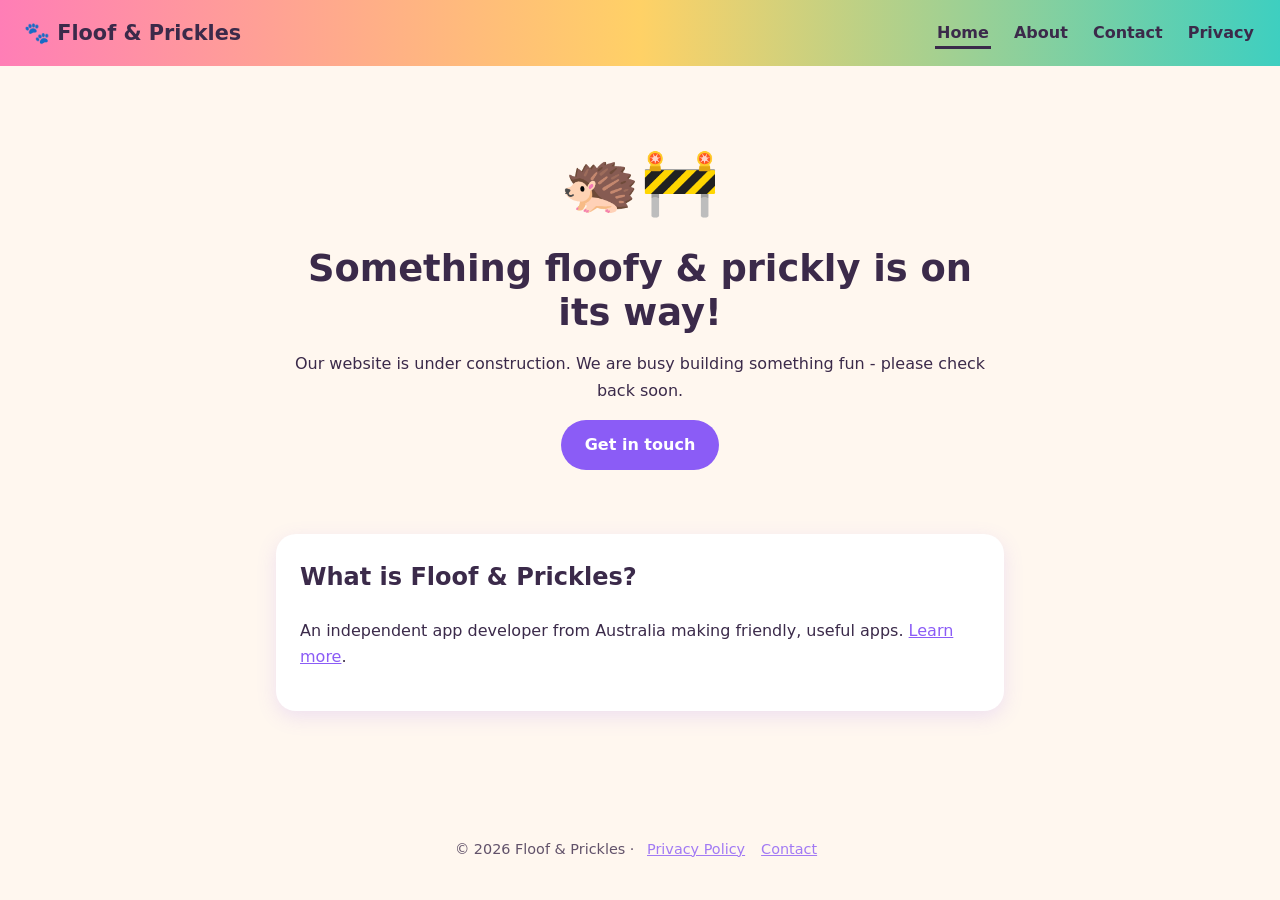
<file: index.html>
<!doctype html>
<html lang="en">
<head>
<meta charset="utf-8">
<meta name="viewport" content="width=device-width,initial-scale=1">
<title>Floof & Prickles - Coming Soon</title>
<meta name="description" content="Floof &amp; Prickles - something fun is on its way.">
<link rel="stylesheet" href="style.css">
</head>
<body>
<header>
<a class="logo" href="/">🐾 Floof &amp; Prickles</a>
<nav>
<a href="/" aria-current="page">Home</a>
<a href="about.html">About</a>
<a href="contact.html">Contact</a>
<a href="privacy.html">Privacy</a>
</nav>
</header>
<main>
<section class="hero">
<div class="emoji" aria-hidden="true">🦔🚧</div>
<h1>Something floofy &amp; prickly is on its way!</h1>
<p>Our website is under construction. We are busy building something fun - please check back soon.</p>
<p><a class="btn" href="contact.html">Get in touch</a></p>
</section>
<div class="card"><h2 style="margin-top:0">What is Floof &amp; Prickles?</h2><p>An independent app developer from Australia making friendly, useful apps. <a href="about.html">Learn more</a>.</p></div>
</main>
<footer>
<p>&copy; <span id="y">2026</span> Floof &amp; Prickles &middot; <a href="privacy.html">Privacy Policy</a><a href="contact.html">Contact</a></p>
</footer>
<script>document.getElementById("y").textContent=new Date().getFullYear()</script>
</body>
</html>
</file>
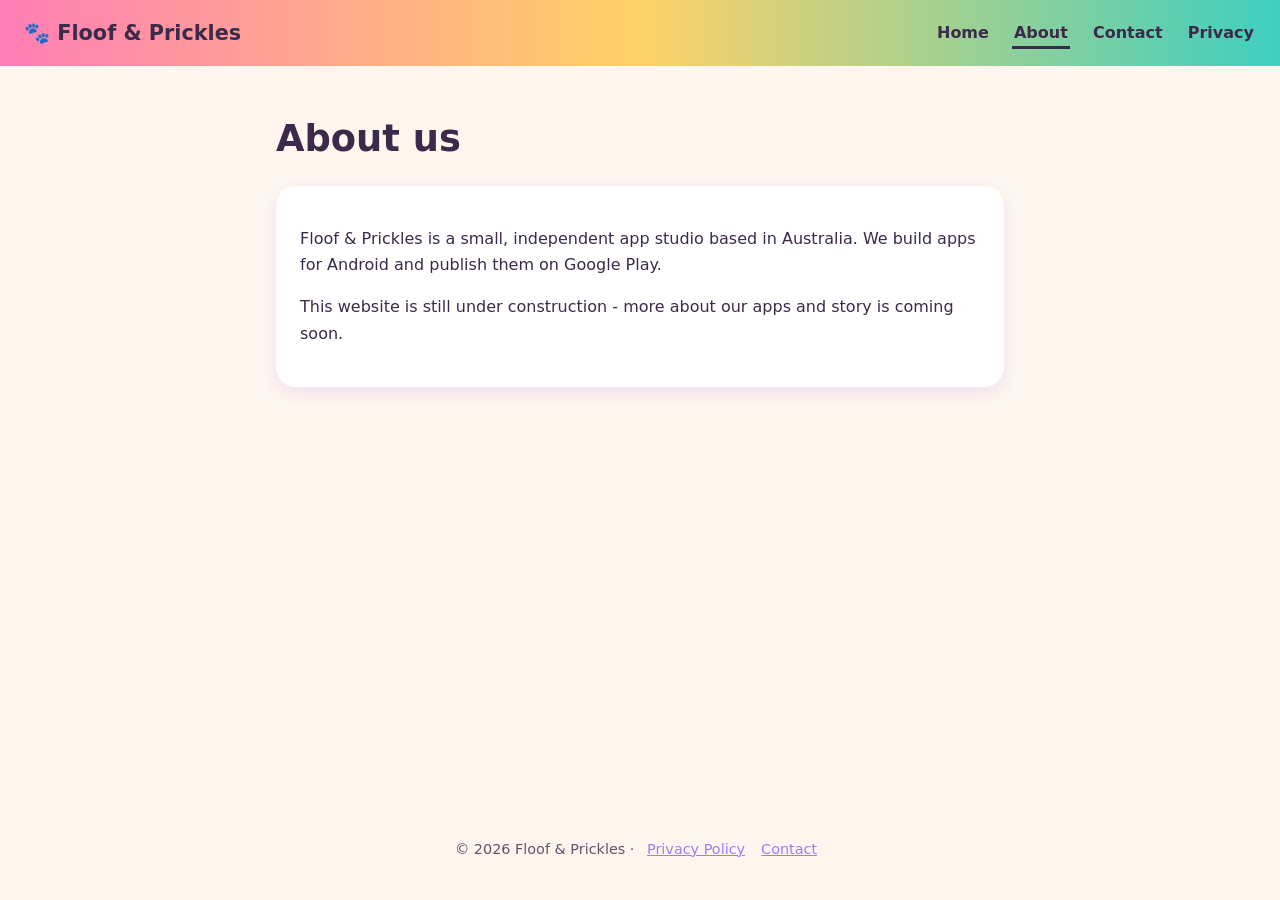
<file: about.html>
<!doctype html>
<html lang="en">
<head>
<meta charset="utf-8">
<meta name="viewport" content="width=device-width,initial-scale=1">
<title>About - Floof & Prickles</title>
<meta name="description" content="Floof &amp; Prickles - something fun is on its way.">
<link rel="stylesheet" href="style.css">
</head>
<body>
<header>
<a class="logo" href="/">🐾 Floof &amp; Prickles</a>
<nav>
<a href="/">Home</a>
<a href="about.html" aria-current="page">About</a>
<a href="contact.html">Contact</a>
<a href="privacy.html">Privacy</a>
</nav>
</header>
<main>
<h1>About us</h1>
<div class="card"><p>Floof &amp; Prickles is a small, independent app studio based in Australia. We build apps for Android and publish them on Google Play.</p>
<p>This website is still under construction - more about our apps and story is coming soon.</p></div>
</main>
<footer>
<p>&copy; <span id="y">2026</span> Floof &amp; Prickles &middot; <a href="privacy.html">Privacy Policy</a><a href="contact.html">Contact</a></p>
</footer>
<script>document.getElementById("y").textContent=new Date().getFullYear()</script>
</body>
</html>
</file>
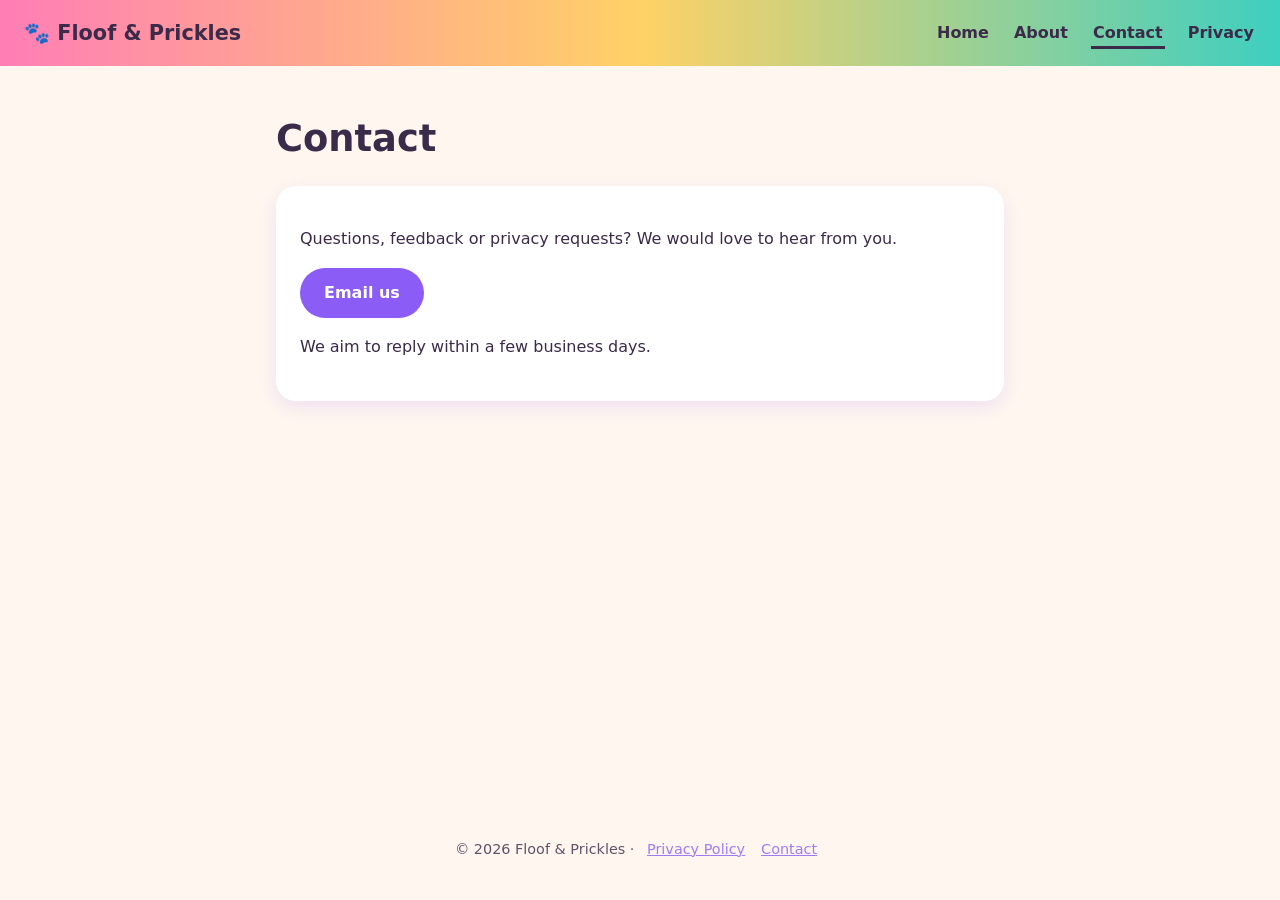
<file: contact.html>
<!doctype html>
<html lang="en">
<head>
<meta charset="utf-8">
<meta name="viewport" content="width=device-width,initial-scale=1">
<title>Contact - Floof & Prickles</title>
<meta name="description" content="Floof &amp; Prickles - something fun is on its way.">
<link rel="stylesheet" href="style.css">
</head>
<body>
<header>
<a class="logo" href="/">🐾 Floof &amp; Prickles</a>
<nav>
<a href="/">Home</a>
<a href="about.html">About</a>
<a href="contact.html" aria-current="page">Contact</a>
<a href="privacy.html">Privacy</a>
</nav>
</header>
<main>
<h1>Contact</h1>
<div class="card"><p>Questions, feedback or privacy requests? We would love to hear from you.</p>
<p><a class="btn" href="mailto:floofandprickles@gmail.com">Email us</a></p>
<p>We aim to reply within a few business days.</p></div>
</main>
<footer>
<p>&copy; <span id="y">2026</span> Floof &amp; Prickles &middot; <a href="privacy.html">Privacy Policy</a><a href="contact.html">Contact</a></p>
</footer>
<script>document.getElementById("y").textContent=new Date().getFullYear()</script>
</body>
</html>
</file>
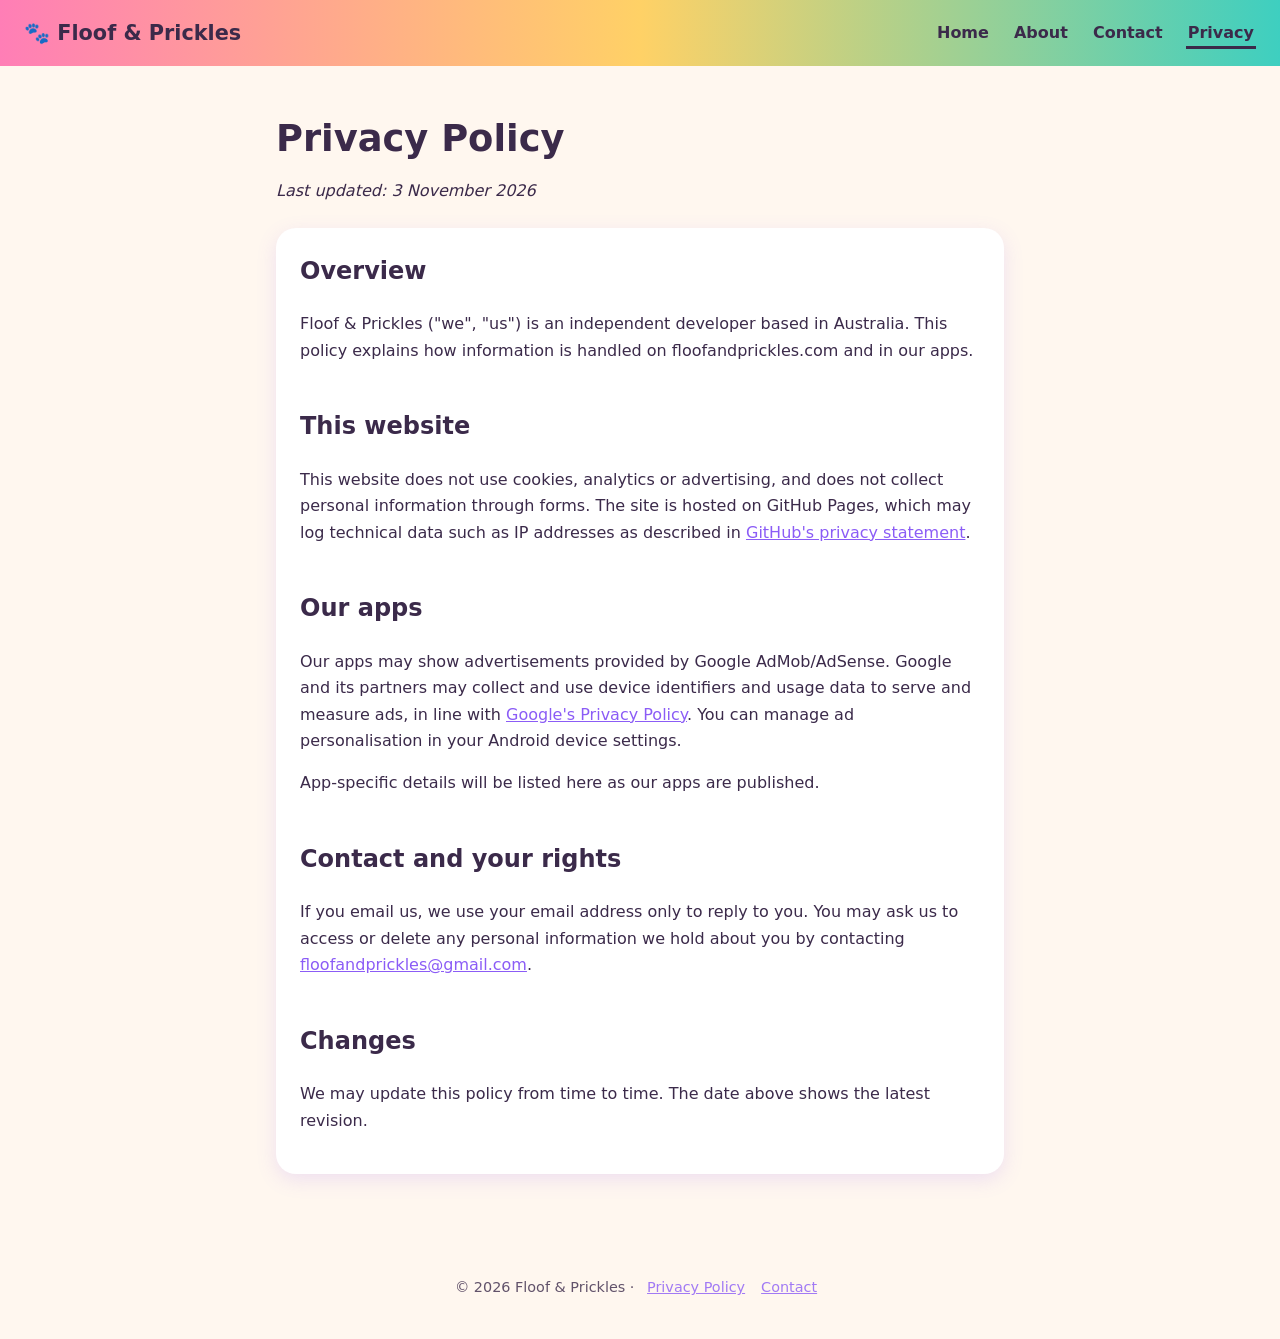
<file: privacy.html>
<!doctype html>
<html lang="en">
<head>
<meta charset="utf-8">
<meta name="viewport" content="width=device-width,initial-scale=1">
<title>Privacy Policy - Floof & Prickles</title>
<meta name="description" content="Floof &amp; Prickles - something fun is on its way.">
<link rel="stylesheet" href="style.css">
</head>
<body>
<header>
<a class="logo" href="/">🐾 Floof &amp; Prickles</a>
<nav>
<a href="/">Home</a>
<a href="about.html">About</a>
<a href="contact.html">Contact</a>
<a href="privacy.html" aria-current="page">Privacy</a>
</nav>
</header>
<main>
<h1>Privacy Policy</h1>
<p><em>Last updated: 3 November 2026</em></p>
<div class="card">
<h2 style="margin-top:0">Overview</h2>
<p>Floof &amp; Prickles ("we", "us") is an independent developer based in Australia. This policy explains how information is handled on floofandprickles.com and in our apps.</p>
<h2>This website</h2>
<p>This website does not use cookies, analytics or advertising, and does not collect personal information through forms. The site is hosted on GitHub Pages, which may log technical data such as IP addresses as described in <a href="https://docs.github.com/en/site-policy/privacy-policies/github-general-privacy-statement">GitHub's privacy statement</a>.</p>
<h2>Our apps</h2>
<p>Our apps may show advertisements provided by Google AdMob/AdSense. Google and its partners may collect and use device identifiers and usage data to serve and measure ads, in line with <a href="https://policies.google.com/privacy">Google's Privacy Policy</a>. You can manage ad personalisation in your Android device settings.</p>
<p>App-specific details will be listed here as our apps are published.</p>
<h2>Contact and your rights</h2>
<p>If you email us, we use your email address only to reply to you. You may ask us to access or delete any personal information we hold about you by contacting <a href="mailto:floofandprickles@gmail.com">floofandprickles@gmail.com</a>.</p>
<h2>Changes</h2>
<p>We may update this policy from time to time. The date above shows the latest revision.</p>
</div>
</main>
<footer>
<p>&copy; <span id="y">2026</span> Floof &amp; Prickles &middot; <a href="privacy.html">Privacy Policy</a><a href="contact.html">Contact</a></p>
</footer>
<script>document.getElementById("y").textContent=new Date().getFullYear()</script>
</body>
</html>
</file>
<file: style.css>
:root{--bg:#fff7ef;--ink:#3b2a4a;--pink:#ff7eb6;--teal:#3ecfc0;--yellow:#ffd166;--purple:#8b5cf6;--card:#ffffff}
@media (prefers-color-scheme:dark){:root{--bg:#231a2e;--ink:#f6ecff;--card:#322442}}
*{box-sizing:border-box}
body{margin:0;font-family:"Segoe UI",system-ui,-apple-system,Roboto,sans-serif;background:var(--bg);color:var(--ink);line-height:1.65;min-height:100vh;display:flex;flex-direction:column}
header{display:flex;flex-wrap:wrap;gap:12px;align-items:center;justify-content:space-between;padding:16px 24px;background:linear-gradient(90deg,var(--pink),var(--yellow),var(--teal))}
.logo{font-weight:800;font-size:1.3rem;color:#3b2a4a;text-decoration:none}
nav a{color:#3b2a4a;text-decoration:none;font-weight:600;margin-left:16px;padding:4px 2px;border-bottom:3px solid transparent}
nav a:hover,nav a[aria-current]{border-bottom-color:#3b2a4a}
main{flex:1;max-width:760px;width:100%;margin:0 auto;padding:40px 16px}
.hero{text-align:center;padding:24px 0}
.hero .emoji{font-size:4rem;animation:bob 2.5s ease-in-out infinite}
@keyframes bob{50%{transform:translateY(-10px)}}
@media (prefers-reduced-motion:reduce){.hero .emoji{animation:none}}
h1{font-size:2.3rem;line-height:1.2;margin:.3em 0}
h2{margin-top:1.8em}
.card{background:var(--card);border-radius:20px;padding:24px;box-shadow:0 6px 20px rgba(139,92,246,.15);margin:24px 0}
.btn{display:inline-block;background:var(--purple);color:#fff;padding:12px 24px;border-radius:999px;text-decoration:none;font-weight:700}
.btn:hover{filter:brightness(1.1)}
a{color:var(--purple)}
@media (prefers-color-scheme:dark){a{color:#c4a8ff}}
footer{text-align:center;padding:24px 16px;font-size:.9rem;opacity:.8}
footer a{margin:0 8px}
</file>
